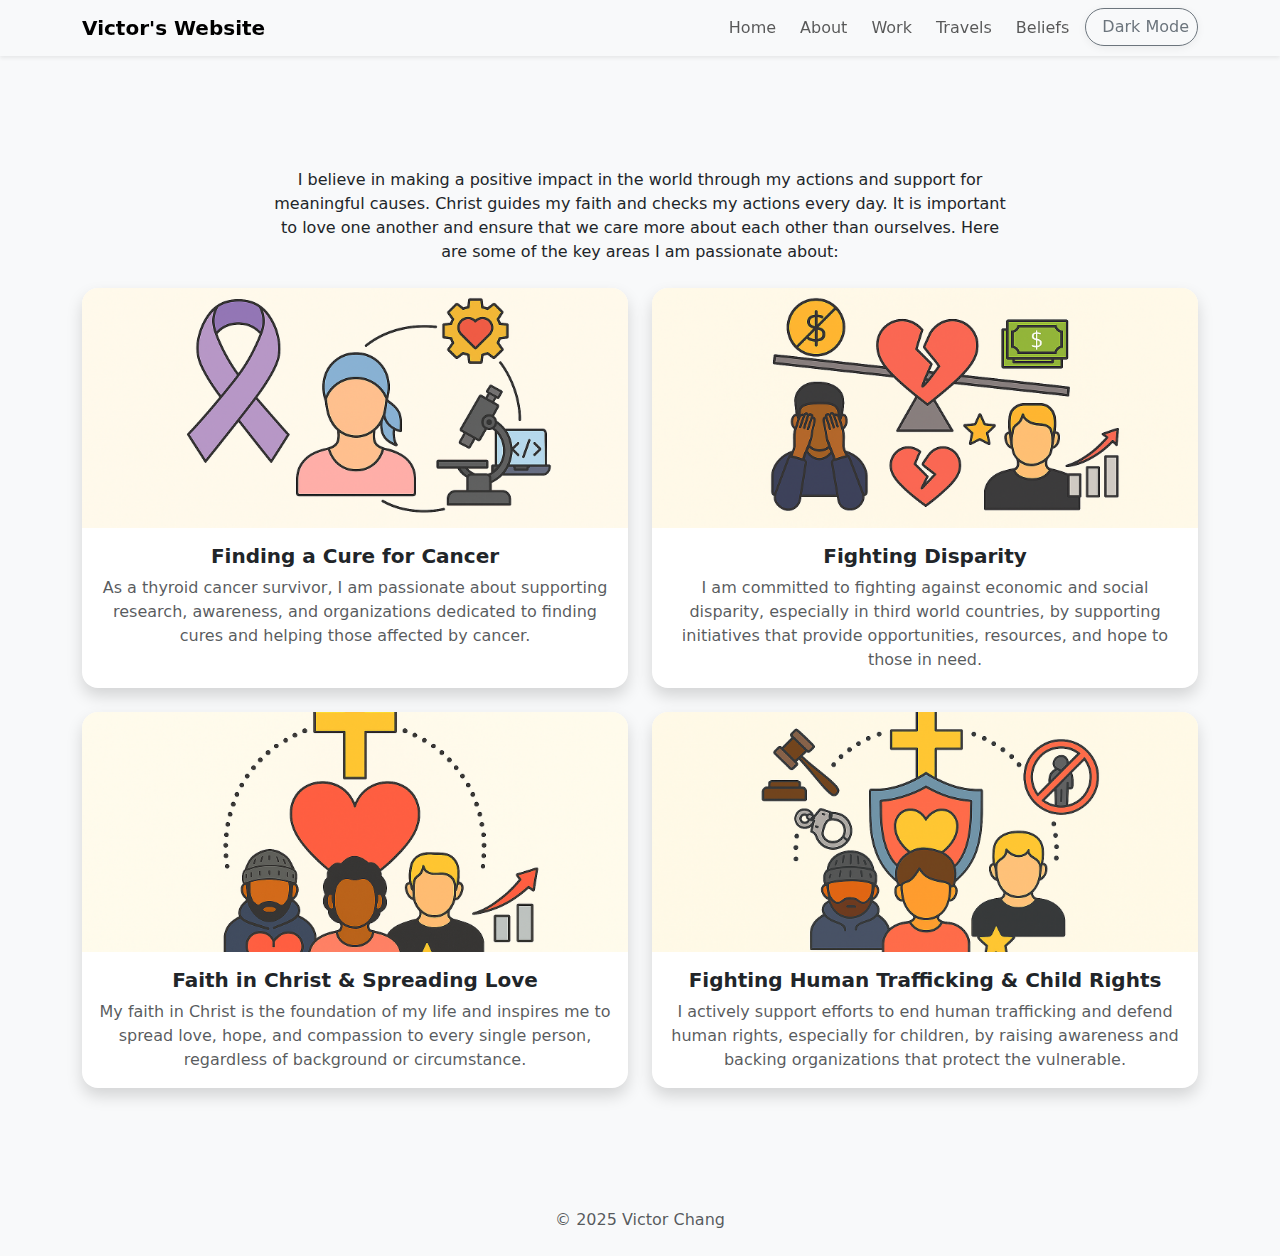
<file: support.html>
<!DOCTYPE html>
<html lang="en">
  <head>
    <meta charset="UTF-8" />
    <meta name="viewport" content="width=device-width, initial-scale=1.0" />
    <link
      href="https://cdn.jsdelivr.net/npm/bootstrap@5.3.2/dist/css/bootstrap.min.css"
      rel="stylesheet"
      crossorigin="anonymous"
    />
    <link rel="stylesheet" href="styles.css" />
    <title>Beliefs</title>
  </head>
  <body>
    <header>
      <nav
        class="navbar navbar-expand-lg navbar-light bg-light fixed-top shadow-sm py-2"
      >
        <div class="container">
          <a class="navbar-brand fw-bold me-3" href="index.html"
            >Victor's Website</a
          >
          <button
            class="navbar-toggler"
            type="button"
            data-bs-toggle="collapse"
            data-bs-target="#navbarNav"
            aria-controls="navbarNav"
            aria-expanded="false"
            aria-label="Toggle navigation"
          >
            <span class="navbar-toggler-icon"></span>
          </button>
          <div class="collapse navbar-collapse" id="navbarNav">
            <ul class="navbar-nav ms-auto gap-2">
              <li class="nav-item">
                <a href="index.html" class="nav-link px-2">Home</a>
              </li>
              <li class="nav-item">
                <a href="about.html" class="nav-link px-2">About</a>
              </li>
              <li class="nav-item">
                <a href="work.html" class="nav-link px-2">Work</a>
              </li>
              <li class="nav-item">
                <a href="traveling.html" class="nav-link px-2">Travels</a>
              </li>
              <li class="nav-item">
                <a href="support.html" class="nav-link px-2">Beliefs</a>
              </li>
              <li class="nav-item">
                <button
                  id="darkModeToggle"
                  class="btn btn-outline-secondary px-2 d-flex align-items-center gap-2"
                  type="button"
                >
                  <span id="darkModeIcon" class="bi bi-moon-stars-fill"></span>
                  <span id="darkModeText">Dark Mode</span>
                </button>
              </li>
            </ul>
          </div>
        </div>
      </nav>
    </header>
    <main class="pt-5">
      <section id="work" class="py-5 bg-light">
        <div class="container py-5 text-center">
          <div class="row justify-content-center">
            <div class="col-12 col-md-10 col-lg-8 mx-auto text-center">
              <h4 class="h5 mb-4 text-center"></h4>
              <p class="mb-4 text-center">
                I believe in making a positive impact in the world through my
                actions and support for meaningful causes. Christ guides my faith
                and checks my actions every day. It is important to love one another
                and ensure that we care more about each other than ourselves. 
                Here are some of the key areas I am passionate about:
              </p>
            </div>
          </div>
          <div class="row g-4 justify-content-center">
            <div class="col-md-6 col-lg-6">
              <div class="card h-100 shadow rounded-4 border-0 text-center">
                <img src="assets/cure.png" class="card-img-top rounded-top-4" alt="Finding a Cure for Cancer" style="height: 240px; object-fit: cover; width: 100%;" />
                <div class="card-body">
                  <h5 class="card-title fw-bold">Finding a Cure for Cancer</h5>
                  <p class="card-text text-muted">As a thyroid cancer survivor, I am passionate about supporting research, awareness, and organizations dedicated to finding cures and helping those affected by cancer.</p>
                </div>
              </div>
            </div>
            <div class="col-md-6 col-lg-6">
              <div class="card h-100 shadow rounded-4 border-0 text-center">
                <img src="assets/disparity.png" class="card-img-top rounded-top-4" alt="Fighting Disparity" style="height: 240px; object-fit: cover; width: 100%;" />
                <div class="card-body">
                  <h5 class="card-title fw-bold">Fighting Disparity</h5>
                  <p class="card-text text-muted">I am committed to fighting against economic and social disparity, especially in third world countries, by supporting initiatives that provide opportunities, resources, and hope to those in need.</p>
                </div>
              </div>
            </div>
            <div class="col-md-6 col-lg-6">
              <div class="card h-100 shadow rounded-4 border-0 text-center">
                <img src="assets/faith.png" class="card-img-top rounded-top-4" alt="Faith in Christ & Spreading Love" style="height: 240px; object-fit: cover; width: 100%;" />
                <div class="card-body">
                  <h5 class="card-title fw-bold">Faith in Christ & Spreading Love</h5>
                  <p class="card-text text-muted">My faith in Christ is the foundation of my life and inspires me to spread love, hope, and compassion to every single person, regardless of background or circumstance.</p>
                </div>
              </div>
            </div>
            <div class="col-md-6 col-lg-6">
              <div class="card h-100 shadow rounded-4 border-0 text-center">
                <img src="assets/rights.png" class="card-img-top rounded-top-4" alt="Fighting Human Trafficking & Child Rights" style="height: 240px; object-fit: cover; width: 100%;" />
                <div class="card-body">
                  <h5 class="card-title fw-bold">Fighting Human Trafficking & Child Rights</h5>
                  <p class="card-text text-muted">I actively support efforts to end human trafficking and defend human rights, especially for children, by raising awareness and backing organizations that protect the vulnerable.</p>
                </div>
              </div>
            </div>
          </div>
        </div>
      </section>
    </main>
    <footer class="bg-light py-4 mt-auto">
      <div class="container">
        <div class="row justify-content-center">
          <div class="col-auto text-center">
            <p class="mb-0 text-muted">&copy; 2025 Victor Chang</p>
          </div>
        </div>
      </div>
    </footer>
    <script
      src="https://cdn.jsdelivr.net/npm/bootstrap@5.3.2/dist/js/bootstrap.bundle.min.js"
      crossorigin="anonymous"
    ></script>
    <script src="scripts/main.js"></script>
  </body>
</html>
</file>
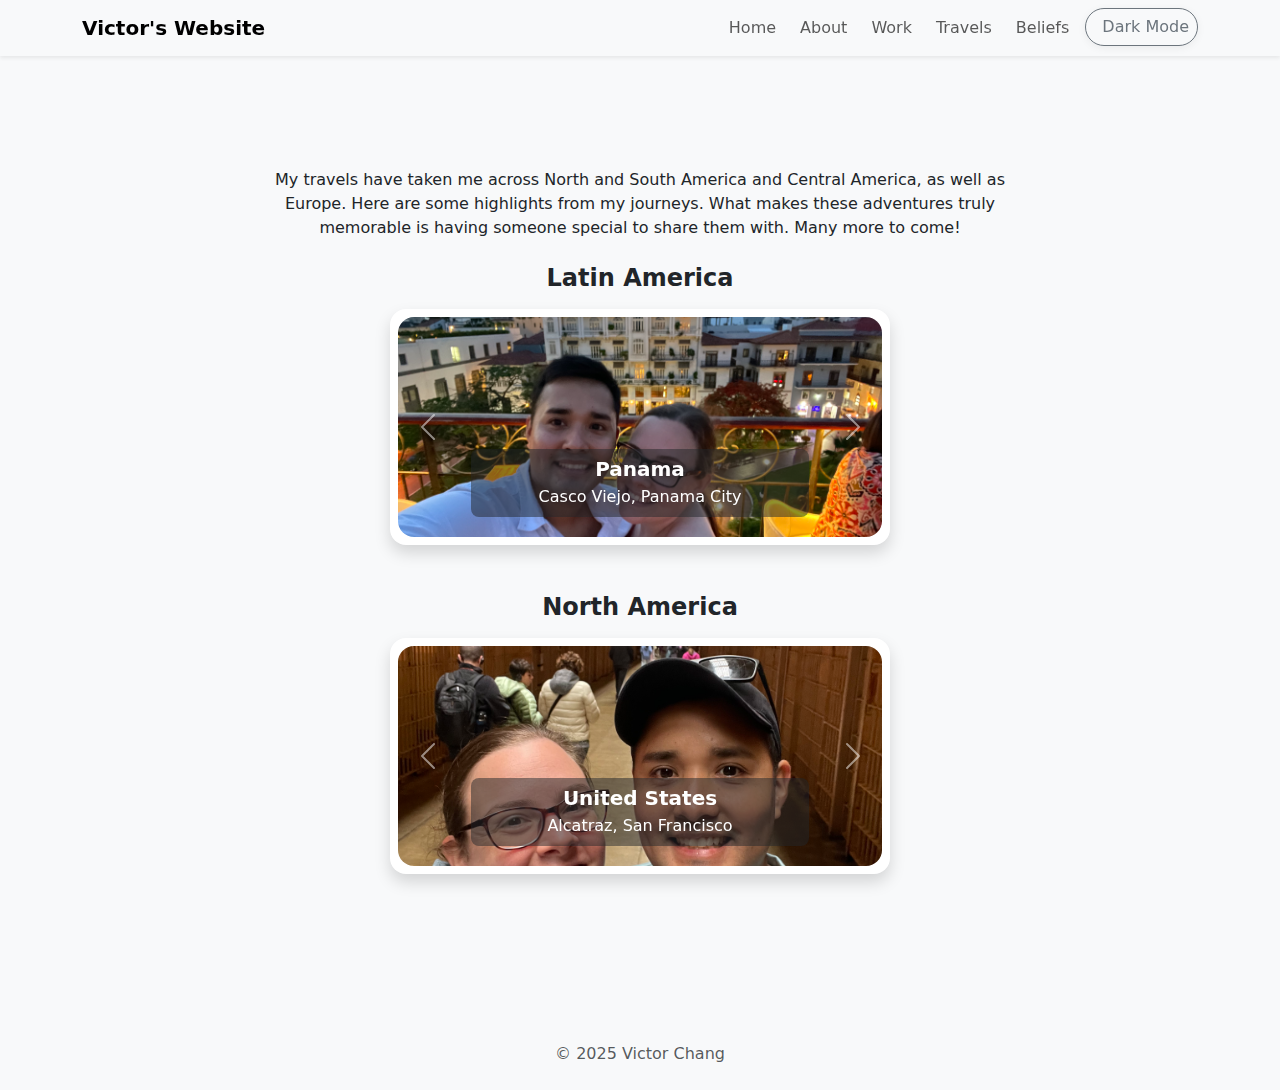
<file: traveling.html>
<!DOCTYPE html>
<html lang="en">
  <head>
    <meta charset="UTF-8" />
    <meta name="viewport" content="width=device-width, initial-scale=1.0" />
    <link
      href="https://cdn.jsdelivr.net/npm/bootstrap@5.3.2/dist/css/bootstrap.min.css"
      rel="stylesheet"
      crossorigin="anonymous"
    />
    <link rel="stylesheet" href="styles.css" />
    <title>Travels</title>
  </head>
  <body>
    <header>
      <nav
        class="navbar navbar-expand-lg navbar-light bg-light fixed-top shadow-sm py-2"
      >
        <div class="container">
          <a class="navbar-brand fw-bold me-3" href="index.html"
            >Victor's Website</a
          >
          <button
            class="navbar-toggler"
            type="button"
            data-bs-toggle="collapse"
            data-bs-target="#navbarNav"
            aria-controls="navbarNav"
            aria-expanded="false"
            aria-label="Toggle navigation"
          >
            <span class="navbar-toggler-icon"></span>
          </button>
          <div class="collapse navbar-collapse" id="navbarNav">
            <ul class="navbar-nav ms-auto gap-2">
              <li class="nav-item">
                <a href="index.html" class="nav-link px-2">Home</a>
              </li>
              <li class="nav-item">
                <a href="about.html" class="nav-link px-2">About</a>
              </li>
              <li class="nav-item">
                <a href="work.html" class="nav-link px-2">Work</a>
              </li>
              <li class="nav-item">
                <a href="traveling.html" class="nav-link px-2">Travels</a>
              </li>
              <li class="nav-item">
                <a href="support.html" class="nav-link px-2">Beliefs</a>
              </li>
              <li class="nav-item">
                <button
                  id="darkModeToggle"
                  class="btn btn-outline-secondary px-2 d-flex align-items-center gap-2"
                  type="button"
                >
                  <span id="darkModeIcon" class="bi bi-moon-stars-fill"></span>
                  <span id="darkModeText">Dark Mode</span>
                </button>
              </li>
            </ul>
          </div>
        </div>
      </nav>
    </header>
    <main class="pt-5">
      <section id="work" class="py-5 bg-light">
        <div class="container py-5 text-center">
          <div class="row justify-content-center">
            <div class="col-12 col-md-10 col-lg-8 mx-auto text-center">
              <h4 class="h5 mb-4 text-center"></h4>
              <p class="mb-4 text-center">
                My travels have taken me across North and South America and Central America, as well
                as Europe. Here are some highlights from my journeys. What makes these adventures truly
                memorable is having someone special to share them with. Many more to come!
              </p>
            </div>
          </div>
          <!-- South America Carousel -->
          <div class="mb-5 text-center">
            <h4 class="fw-bold text-center mb-3 travel-h4">Latin America</h4>
            <div
              id="carouselSouthAmerica"
              class="carousel slide shadow rounded-4 p-2 bg-white mx-auto"
              data-bs-ride="carousel"
              style="max-width: 500px"
            >
              <div class="carousel-inner">
                <div class="carousel-item active">
                  <img
                    src="assets/traveling/casco.jpg"
                    class="d-block w-100 rounded-4"
                    alt="Brazil"
                    style="object-fit: cover; height: 220px"
                  />
                  <div
                    class="carousel-caption d-block text-center bg-dark bg-opacity-50 rounded-3 p-2"
                  >
                    <h5 class="fw-bold text-white mb-1">Panama</h5>
                    <p class="text-white mb-0">Casco Viejo, Panama City</p>
                  </div>
                </div>
                <div class="carousel-item">
                  <img
                    src="assets/traveling/taboga.jpg"
                    class="d-block w-100 rounded-4"
                    alt="Argentina"
                    style="object-fit: cover; height: 220px"
                  />
                  <div
                    class="carousel-caption d-block text-center bg-dark bg-opacity-50 rounded-3 p-2"
                  >
                    <h5 class="fw-bold text-white mb-1">Panama</h5>
                    <p class="text-white mb-0">Tobago Island, Panama City</p>
                  </div>
                </div>
              </div>
              <button
                class="carousel-control-prev"
                type="button"
                data-bs-target="#carouselSouthAmerica"
                data-bs-slide="prev"
              >
                <span
                  class="carousel-control-prev-icon"
                  aria-hidden="true"
                ></span>
                <span class="visually-hidden">Previous</span>
              </button>
              <button
                class="carousel-control-next"
                type="button"
                data-bs-target="#carouselSouthAmerica"
                data-bs-slide="next"
              >
                <span
                  class="carousel-control-next-icon"
                  aria-hidden="true"
                ></span>
                <span class="visually-hidden">Next</span>
              </button>
            </div>
          </div>
          <!-- US Carousel -->
          <div class="mb-5 text-center">
            <h4 class="fw-bold text-center mb-3 travel-h4">North America</h4>
            <div
              id="carouselUS"
              class="carousel slide shadow rounded-4 p-2 bg-white mx-auto"
              data-bs-ride="carousel"
              style="max-width: 500px"
            >
              <div class="carousel-inner">
                <div class="carousel-item active">
                  <img
                    src="assets/traveling/alcatraz.jpg"
                    class="d-block w-100 rounded-4"
                    alt="New York"
                    style="object-fit: cover; height: 220px"
                  />
                  <div
                    class="carousel-caption d-block text-center bg-dark bg-opacity-50 rounded-3 p-2"
                  >
                    <h5 class="fw-bold text-white mb-1">United States</h5>
                    <p class="text-white mb-0">Alcatraz, San Francisco</p>
                  </div>
                </div>
                <div class="carousel-item">
                  <img
                    src="assets/traveling/hockinghills.jpg"
                    class="d-block w-100 rounded-4"
                    alt="California"
                    style="object-fit: cover; height: 220px"
                  />
                  <div
                    class="carousel-caption d-block text-center bg-dark bg-opacity-50 rounded-3 p-2"
                  >
                    <h5 class="fw-bold text-white mb-1">United States</h5>
                    <p class="text-white mb-0">Hocking Hills State Park, Ohio</p>
                  </div>
                </div>
                <div class="carousel-item">
                  <img
                    src="assets/traveling/dc.jpg"
                    class="d-block w-100 rounded-4"
                    alt="California"
                    style="object-fit: cover; height: 220px"
                  />
                  <div
                    class="carousel-caption d-block text-center bg-dark bg-opacity-50 rounded-3 p-2"
                  >
                    <h5 class="fw-bold text-white mb-1">United States</h5>
                    <p class="text-white mb-0">Washington D.C., Virginia</p>
                  </div>
                </div>
                <div class="carousel-item">
                  <img
                    src="assets/traveling/chinatown.jpg"
                    class="d-block w-100 rounded-4"
                    alt="California"
                    style="object-fit: cover; height: 220px"
                  />
                  <div
                    class="carousel-caption d-block text-center bg-dark bg-opacity-50 rounded-3 p-2"
                  >
                    <h5 class="fw-bold text-white mb-1">United States</h5>
                    <p class="text-white mb-0">Chinatown, San Francisco</p>
                  </div>
                </div>
              </div>
              <button
                class="carousel-control-prev"
                type="button"
                data-bs-target="#carouselUS"
                data-bs-slide="prev"
              >
                <span
                  class="carousel-control-prev-icon"
                  aria-hidden="true"
                ></span>
                <span class="visually-hidden">Previous</span>
              </button>
              <button
                class="carousel-control-next"
                type="button"
                data-bs-target="#carouselUS"
                data-bs-slide="next"
              >
                <span
                  class="carousel-control-next-icon"
                  aria-hidden="true"
                ></span>
                <span class="visually-hidden">Next</span>
              </button>
            </div>
          </div>
        </div>
      </section>
    </main>
    <footer class="bg-light py-4 mt-auto">
      <div class="container">
        <div class="row justify-content-center">
          <div class="col-auto text-center">
            <p class="mb-0 text-muted">&copy; 2025 Victor Chang</p>
          </div>
        </div>
      </div>
    </footer>
    <script
      src="https://cdn.jsdelivr.net/npm/bootstrap@5.3.2/dist/js/bootstrap.bundle.min.js"
      crossorigin="anonymous"
    ></script>
    <script src="scripts/main.js"></script>
  </body>
</html>
</file>
<file: styles.css>
/* White box for headings in dark mode only */
.heading-box {
	background: #fff;
	border-radius: 1rem;
	box-shadow: 0 2px 8px rgba(0,0,0,0.08);
	display: inline-block;
	padding: 0.5em 1em;
}
body.bg-dark .heading-box {
	background: #fff !important;
}
/* Gradient text for headings, works in both modes */
.gradient-text {
	background: linear-gradient(90deg, #111 0%, #fff 100%);
	-webkit-background-clip: text;
	-webkit-text-fill-color: transparent;
	background-clip: text;
	color: transparent;
}
body.bg-dark .gradient-text {
			background: linear-gradient(90deg, #fff 0%, #bbb 100%);
			-webkit-background-clip: text;
			-webkit-text-fill-color: #222;
			background-clip: text;
}

/* Support page: h2 heading white bg, black text in dark mode */
body.bg-dark .support-h2 {
	background: #fff !important;
	color: #212529 !important;
	border-radius: 1rem;
	padding: 0.5em 1em;
	box-shadow: 0 2px 8px rgba(0,0,0,0.08);
	display: inline-block;
}
@import url('https://cdn.jsdelivr.net/npm/bootstrap-icons@1.10.5/font/bootstrap-icons.css');

@media (max-width: 991.98px) {
	#navbarNav .navbar-nav {
		align-items: flex-start !important;
		text-align: left !important;
		width: 100%;
	}
	#navbarNav .nav-link,
	#navbarNav .btn {
		width: 100%;
		text-align: left !important;
		padding-left: 0.5rem !important;
	}
}
#darkModeToggle {
	transition: background 0.3s, color 0.3s, border 0.3s;
	border-radius: 2rem;
	font-weight: 500;
	box-shadow: 0 2px 8px rgba(0,0,0,0.06);
}
#darkModeToggle.active {
	background: linear-gradient(90deg, #343a40 60%, #212529 100%);
	color: #fff;
	border-color: #212529;
}
#darkModeIcon {
	font-size: 1.2rem;
	transition: color 0.3s;
}
#darkModeToggle.active #darkModeIcon {
	color: #ffd700;
}
/* Headings in dark mode */
body.bg-dark h1,
body.bg-dark h2,
body.bg-dark h3,
body.bg-dark h5,
body.bg-dark h6 {
	color: #3d3e3e !important;
}
/* Traveling page: h2 and h4 headings white bg, black text in dark mode */
body.bg-dark .travel-h2 {
		border-radius: 1rem;
		padding: 0.5em 1em;
		box-shadow: 0 2px 8px rgba(0,0,0,0.08);
		display: inline-block;
		font-size: 2.5rem !important;
		letter-spacing: 2px;
		font-weight: bold;
		font-family: 'Segoe UI', 'Arial', sans-serif;
		text-shadow: none !important;
}
body.bg-dark .travel-h4 {
	background: #fff !important;
	color: #212529 !important;
	border-radius: 1rem;
	padding: 0.5em 1em;
	box-shadow: 0 2px 8px rgba(0,0,0,0.08);
	display: inline-block;
}

/* paragraphs in dark mode */
body.bg-dark p,
body.bg-dark li,
body.bg-dark a,
body.bg-dark span,
body.bg-dark div {
    color: #d1d1d1 !important;
}

footer.bg-dark, footer.bg-dark.text-light {
    background-color: #3d3e3e !important;
    color: #fff !important;
}
footer.bg-light, footer.bg-light.text-dark {
  background-color: #f8f9fa !important;
  color: #212529 !important;
}
</file>
